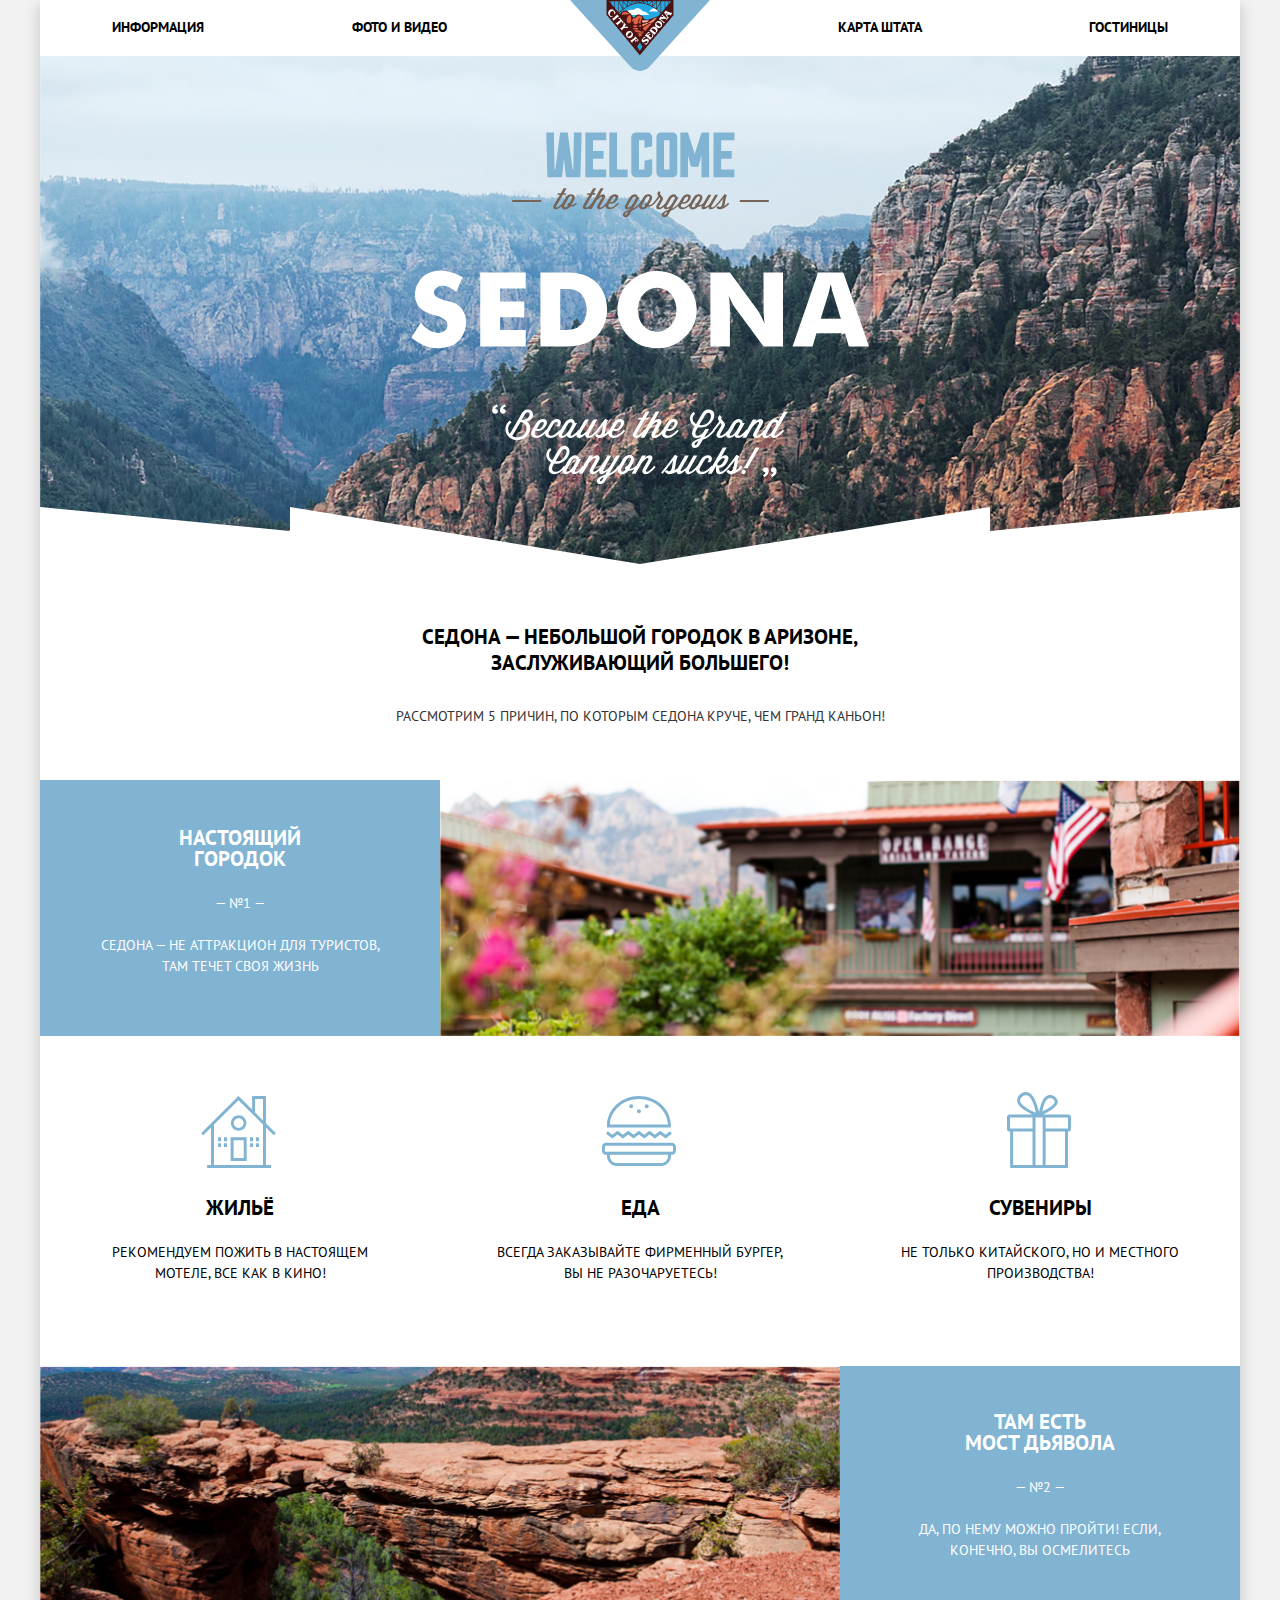
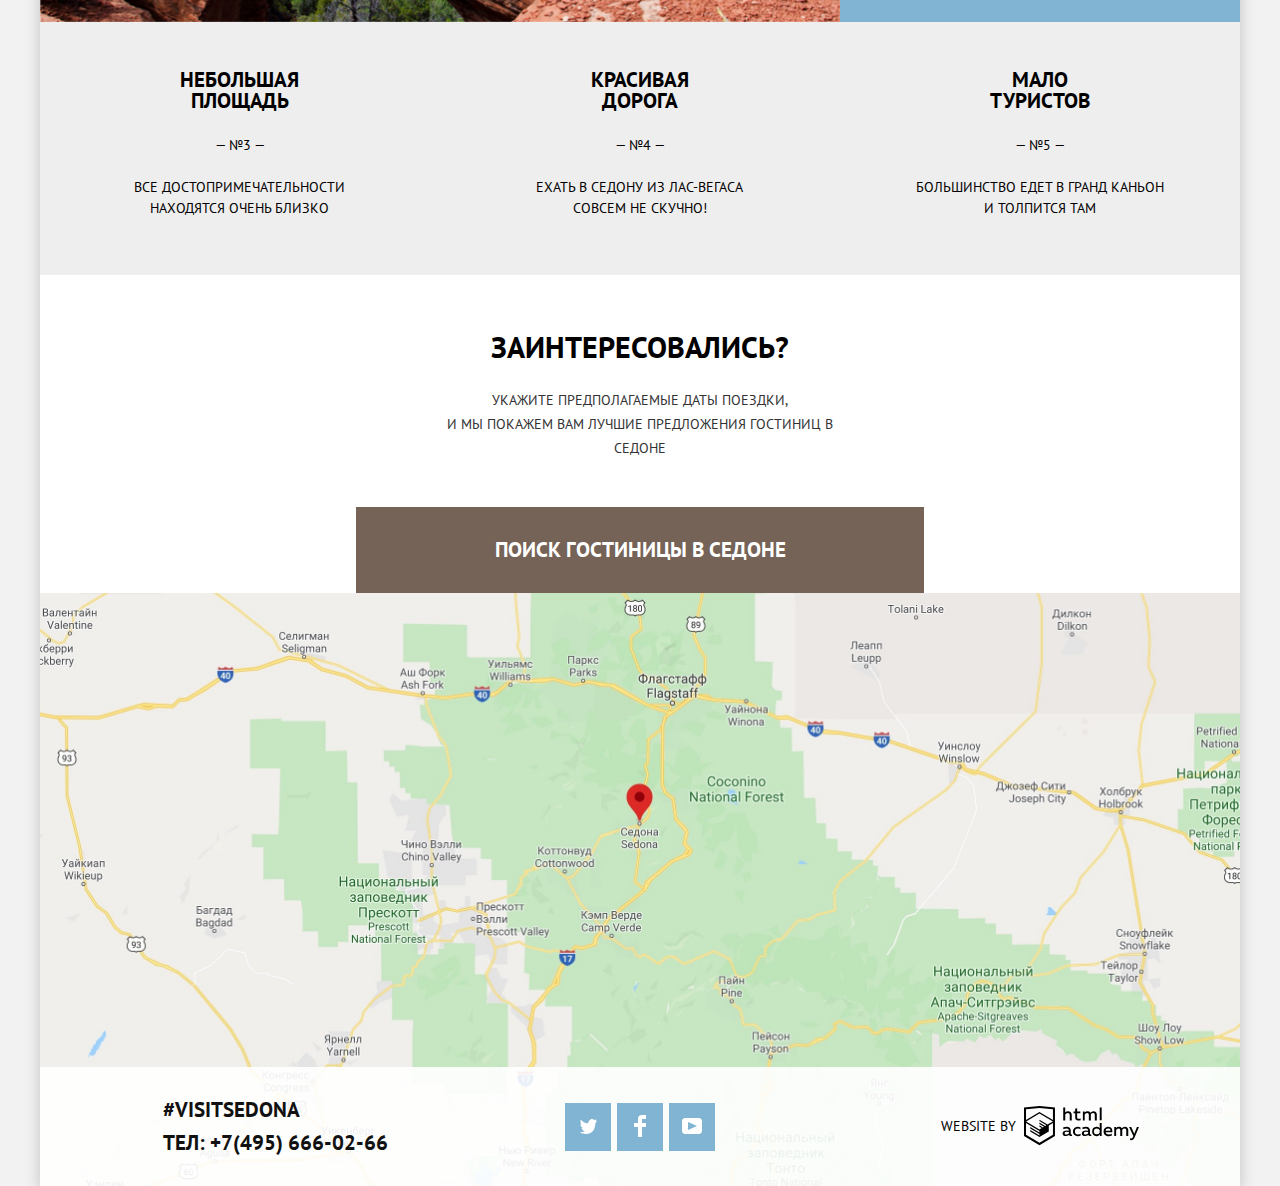
<file: index.html>
<!DOCTYPE html>
<html lang="ru">

<head>
  <meta charset="utf-8">
  <title>HTML Academy: Седона</title>
  <link rel="stylesheet" href="css/normalize.css">
  <link rel="stylesheet" href="css/style.min.css">
</head>

<body>
  <div class="container">

    <!-- МЕНЮ -->

    <header class="main-header">
      <nav class="main-nav">
        <div class="main-nav__menu">
          <ul class="main-nav__list">
            <li class="main-nav__item">
              <a class="main-nav__item-link" href="#">Информация</a>
            </li>
            <li class="main-nav__item">
              <a class="main-nav__item-link" href="#">Фото и видео</a>
            </li>
            <li class="main-nav__item">
              <a class="main-nav__item-link" href="#">Карта штата</a>
            </li>
            <li class="main-nav__item">
              <a class="main-nav__item-link" href="catalog.html">Гостиницы</a>
            </li>
          </ul>
        </div>
        <div class="main-nav__logo logo">
          <a class="main-nav__logo-link logo-link">
            <img class="main-nav__logo-img" src="img/logo.svg" alt="Sedona logo" width="140" height="71">
          </a>
        </div>
      </nav>
    </header>

    <main class="main-page">

      <!-- ОФФЕР -->

      <section class="offer">
        <h1 class="visually-hidden">Седона, штат Аризона</h1>
        <div class="offer-wrapper">
          <img class="offer-img" src="img/welcome.svg" width="459" height="353"
            alt="Wellcome to the gorgeous Sedona. Because the Grand Canyon sucks!">
        </div>
      </section>

      <section class="about">
        <div class="about__info">
          <h2 class="about__info-title">Седона — небольшой городок в Аризоне, зaслуживающий большего!</h2>
          <p class="about__info-text">Рассмотрим 5 причин, по которым Седона круче, чем гранд каньон!</p>
        </div>
      </section>


      <!-- ПРЕИМУЩЕСТВА -->

      <!-- 1 -->

      <section class="advantages  advantages--first">
        <h2 class="visually-hidden">Преимущества Седоны</h2>
        <div class="advantages__info advantages__info--first">
          <h3 class="advantages__info-title advantages__info-title--first">Настоящий городок</h3>
          <span class="advantages__info-number advantages__info-number--first">— №1 —</span>
          <p class="advantages__info-text advantages__info-text--first">
            Седона — не аттракцион для туристов, там течет
            своя жизнь</p>
        </div>
        <div class="advantages__img  advantages__img--first">
          <img class="advantages__img-photo" src="img/feature-picture-1.jpg" width="800" height="256" alt="Седона">
        </div>
      </section>

      <!-- 2 -->

      <section class="features">
        <h2 class="visually-hidden">Особенности Седоны</h2>
        <ul class="features__list">
          <li class="features__item  features__item--house">
            <h3 class="features__item-title">Жильë</h3>
            <p class="features__item-text">Рекомендуем пожить в настоящем мотеле, все как в кино!</p>
          </li>
          <li class="features__item  features__item--food">
            <h3 class="features__item-title">Еда</h3>
            <p class="features__item-text">Всегда заказывайте фирменный бургер, вы не разочаруетесь!</p>
          </li>
          <li class="features__item  features__item--souvenirs">
            <h3 class="features__item-title">Сувениры</h3>
            <p class="features__item-text">Не только китайского, но и местного производства!</p>
          </li>
        </ul>
      </section>

      <!-- 3 -->

      <section class="advantages  advantages--second">
        <h2 class="visually-hidden">Преимущества Седоны</h2>
        <div class="advantages__info advantages__info--second">
          <h3 class="advantages__info-title advantages__info-title--second">Там есть мост дьявола</h3>
          <span class="advantages__info-number advantages__info-number--second">— №2 —</span>
          <p class="advantages__info-text advantages__info-text--second">Да, по нему можно пройти! Если, конечно, вы
            осмелитесь</p>
        </div>
        <div class="advantages__img  advantages__img--second">
          <img class="advantages__img-photo" src="img/feature-picture-2.jpg" width="801" height="256" alt="Седона">
        </div>
      </section>

      <!-- 4 -->

      <section class="reasons">
        <h2 class="visually-hidden">Преимущества Седоны</h2>
        <ul class="reasons__list">
          <li class="reasons__item reasons__item--area">
            <h3 class="reasons__item-title">Небольшая площадь</h3>
            <span class="reasons__item-number">— №3 —</span>
            <p class="reasons__item-text">Все достопримечательности находятся очень близко</p>
          </li>
          <li class="reasons__item reasons__item--road">
            <h3 class="reasons__item-title">Красивая дорога</h3>
            <span class="reasons__item-number">— №4 —</span>
            <p class="reasons__item-text">Ехать в Седону из Лас-Вегаса совсем не скучно!</p>
          </li>
          <li class="reasons__item reasons__item--tourists">
            <h3 class="reasons__item-title">Мало туристов</h3>
            <span class="reasons__item-number">— №5 —</span>
            <p class="reasons__item-text">Большинство едет в Гранд Каньон и толпится там</p>
          </li>
        </ul>
      </section>

      <!-- ПОИСК ГОСТИНИЦЫ -->

      <section class="search">
        <div class="search-wrapper">
          <h2 class="visually-hidden">Поиск гостиницы в Седоне</h2>
          <div class="search__offer">
            <h2 class="search__offer-title">Заинтересовались?</h2>
            <p class="search__offer-text">
              Укажите предполагаемые даты поездки,<br>и мы покажем вам лучшие предложения гостиниц в Седоне
            </p>
          </div>

          <!-- ФОРМА -->

          <div class="search__btn-wrapper">
            <button class="search__btn" type="button">Поиск гостиницы в Седоне</button>
          </div>

          <!-- КАРТА -->

          <div class="search__map">
            <script class="search__map-script" type="text/javascript" charset="utf-8" async
              src="https://api-maps.yandex.ru/services/constructor/1.0/js/?um=constructor%3A79008684a37cb2b7d5f204b493537972636ea721b0b89fa97afac96c146db95f&amp;width=1200&amp;height=593&amp;lang=ru_RU&amp;scroll=true"></script>
          </div>

          <!-- МОДАЛЬНОЕ ОКНО -->

          <div class="search__modal-window">
            <form class="search__modal-form modal-form" action="https://echo.htmlacademy.ru" method="POST">
              <div class="modal-form__arrival">
                <label class="modal-form__arrival-label" for="date-arrival">Дата заезда:</label>
                <div class="modal-form__arrival-wrapper">
                  <input class="modal-form__arrival-input" type="text" id="date-arrival" name="date-arrival"
                    placeholder="24 апреля 2017">
                  <button class="modal-form__arrival-calendar calendar" type="button" name="calendar">
                    <svg class="calendar-icon calendar-icon--arrival" xmlns="http://www.w3.org/2000/svg" width="21"
                      height="22" viewBox="0 0 21 22">
                      <path
                        d="M19.251 2.025h-2.845V.648c0-.381-.294-.689-.656-.689-.363 0-.656.308-.656.689v1.377h-3.938V.648c0-.381-.294-.689-.655-.689-.363 0-.657.308-.657.689v1.377H5.906V.648c0-.381-.294-.689-.656-.689-.363 0-.657.308-.657.689v1.377H1.75C.784 2.025 0 2.847 0 3.862v16.302C0 21.179.784 22 1.75 22h17.501c.966 0 1.749-.821 1.749-1.836V3.862c0-1.015-.783-1.837-1.749-1.837zm.437 18.139a.448.448 0 0 1-.437.459H1.75a.45.45 0 0 1-.438-.459V3.862a.45.45 0 0 1 .438-.459h2.844v1.378c0 .381.294.689.657.689.362 0 .656-.308.656-.689V3.403h3.938v1.378c0 .381.294.689.657.689.361 0 .655-.308.655-.689V3.403h3.938v1.378c0 .381.293.689.656.689.362 0 .656-.308.656-.689V3.403h2.845c.241 0 .437.206.437.459v16.302z" />
                      <path
                        d="M4.594 8.225h2.625v2.066H4.594zM4.594 11.668h2.625v2.067H4.594zM4.594 15.112h2.625v2.066H4.594zM9.188 15.112h2.625v2.066H9.188zM9.188 11.668h2.625v2.067H9.188zM9.188 8.225h2.625v2.066H9.188zM13.781 15.112h2.625v2.066h-2.625zM13.781 11.668h2.625v2.067h-2.625zM13.781 8.225h2.625v2.066h-2.625z" />
                    </svg>
                  </button>
                </div>
              </div>
              <div class="modal-form__departure">
                <label class="modal-form__departure-label" for="date-departure">Дата выезда:</label>
                <div class="modal-form__departure-wrapper">
                  <input class="modal-form__departure-input" type="text" id="date-departure" name="date-departure"
                    placeholder="4 июля 2017">
                  <button class="modal-form__departure-calendar calendar" type="button" name="calendar">
                    <svg class="calendar-icon calendar-icon--departure" xmlns="http://www.w3.org/2000/svg" width="21"
                      height="22" viewBox="0 0 21 22">
                      <path
                        d="M19.251 2.025h-2.845V.648c0-.381-.294-.689-.656-.689-.363 0-.656.308-.656.689v1.377h-3.938V.648c0-.381-.294-.689-.655-.689-.363 0-.657.308-.657.689v1.377H5.906V.648c0-.381-.294-.689-.656-.689-.363 0-.657.308-.657.689v1.377H1.75C.784 2.025 0 2.847 0 3.862v16.302C0 21.179.784 22 1.75 22h17.501c.966 0 1.749-.821 1.749-1.836V3.862c0-1.015-.783-1.837-1.749-1.837zm.437 18.139a.448.448 0 0 1-.437.459H1.75a.45.45 0 0 1-.438-.459V3.862a.45.45 0 0 1 .438-.459h2.844v1.378c0 .381.294.689.657.689.362 0 .656-.308.656-.689V3.403h3.938v1.378c0 .381.294.689.657.689.361 0 .655-.308.655-.689V3.403h3.938v1.378c0 .381.293.689.656.689.362 0 .656-.308.656-.689V3.403h2.845c.241 0 .437.206.437.459v16.302z" />
                      <path
                        d="M4.594 8.225h2.625v2.066H4.594zM4.594 11.668h2.625v2.067H4.594zM4.594 15.112h2.625v2.066H4.594zM9.188 15.112h2.625v2.066H9.188zM9.188 11.668h2.625v2.067H9.188zM9.188 8.225h2.625v2.066H9.188zM13.781 15.112h2.625v2.066h-2.625zM13.781 11.668h2.625v2.067h-2.625zM13.781 8.225h2.625v2.066h-2.625z" />
                    </svg>
                  </button>
                </div>
              </div>
              <div class="modal-form__number-people">
                <div class="modal-form__number-adults adults">
                  <label class="adults__label" for="adults">Взрослые:</label>
                  <div class="adults__btns">
                    <div class="adults__btns-wrapper">
                      <button class="adults__btn adults__btn--low" type="button" aria-label="минус"></button>
                      <input class="adults__btn adults__btn--number" type="text" id="adults" name="adults" value="2">
                      <button class="adults__btn adults__btn--hight" type="button" aria-label="плюс"></button>
                    </div>
                  </div>
                </div>
                <div class="modal-form__number-kids kids">
                  <label class="kids__label" for="adults">Дети:</label>
                  <div class="kids__btns">
                    <div class="kids__btns-wrapper">
                      <button class="kids__btn kids__btn--low" type="button" aria-label="минус"></button>
                      <input class="kids__btn kids__btn--number" type="text" id="kids" name="kids" value="0">
                      <button class="kids__btn kids__btn--hight" type="button" aria-label="плюс"></button>
                    </div>
                  </div>
                </div>
              </div>
              <button class="modal-form__btn" type="submit" name="form-btn">
                Найти
              </button>
            </form>
          </div>
        </div>
      </section>
    </main>

    <!-- ПОДВАЛ -->

    <footer class="main-footer main-footer--first">
      <div class="main-footer__contacts contacts">
        <div class="contacts__left-column">
          <div class="contacts__instagram">
            <a class="contacts__instagram-link" href="#">#VisitSedona</a>
          </div>
          <div class="contacts__phone">
            <a class="contacts__phone-link" href="tel:+74956660266">Тел: +7(495) 666-02-66</a>
          </div>
        </div>
        <div class="contacts__social social">
          <a class="social__link social__link--tw" href="#" target="_blank" title="Наша страница в Twitter"></a>
          <a class="social__link social__link--fb" href="#" target="_blank" title="Наша страница в Facebook"></a>
          <a class="social__link social__link--ytb" href="#" target="_blank" title="Наша страница на YouTube"></a>
        </div>
        <div class="contacts__developer developer">
          <span class="developer__text">Website by</span>
          <a class="developer__link" href="https://htmlacademy.ru/intensive/htmlcss">
            <svg class="developer__link-img" xmlns="http://www.w3.org/2000/svg" width="115" height="41"
              viewBox="0 0 108.08 36.85">
              <title>HTML ACADEMY</title>
              <path
                d="M44.61,26.88a2,2,0,0,0,.55-0.1v1.33a3.25,3.25,0,0,1-1.18.21,1.67,1.67,0,0,1-1.67-1,4.84,4.84,0,0,1-3.14,1.08c-1.51,0-2.91-.83-2.91-2.55,0-2.13,2-2.79,3.71-2.79a11.08,11.08,0,0,1,2.17.25v-0.3c0-1-.76-1.77-2.19-1.77a7.42,7.42,0,0,0-3,.64v-1.7a10.21,10.21,0,0,1,3.19-.55c2.36,0,3.81,1.12,3.81,3.65v3a0.54,0.54,0,0,0,.49.59h0.17Zm-6.44-1.13A1.35,1.35,0,0,0,39.63,27h0.11a3.39,3.39,0,0,0,2.41-1V24.58a9.72,9.72,0,0,0-1.81-.21c-1,0-2.16.33-2.16,1.38h0Zm12.36-6.11a5,5,0,0,1,2.57.64V22a4.08,4.08,0,0,0-2.3-.7,2.75,2.75,0,1,0,0,5.49,5,5,0,0,0,2.43-.64v1.71a6.27,6.27,0,0,1-2.76.57A4.21,4.21,0,0,1,46,24.51q0-.21,0-0.41a4.32,4.32,0,0,1,4.18-4.46h0.38Zm12.17,7.24a2,2,0,0,0,.55-0.1v1.33a3.25,3.25,0,0,1-1.18.21,1.67,1.67,0,0,1-1.67-1,4.84,4.84,0,0,1-3.14,1.08c-1.51,0-2.91-.83-2.91-2.55,0-2.13,2-2.79,3.71-2.79a11.08,11.08,0,0,1,2.17.25v-0.3c0-1-.76-1.77-2.19-1.77a7.42,7.42,0,0,0-3,.64v-1.7a10.21,10.21,0,0,1,3.19-.55c2.36,0,3.81,1.12,3.81,3.65v3a0.54,0.54,0,0,0,.49.59h0.17Zm-6.44-1.13A1.35,1.35,0,0,0,57.73,27h0.11a3.39,3.39,0,0,0,2.41-1V24.58a9.72,9.72,0,0,0-1.81-.21c-1.06,0-2.16.33-2.16,1.38h0ZM73,16V28.2H71.35V26.88a3.88,3.88,0,0,1-3.19,1.54,4.4,4.4,0,0,1,0-8.78,3.81,3.81,0,0,1,3,1.3V16H73Zm-4.53,5.22a2.76,2.76,0,1,0,0,5.52A2.86,2.86,0,0,0,71.15,25V23A2.91,2.91,0,0,0,68.49,21.27ZM79,19.64c3.31,0,4.46,2.68,3.92,5.09H76.7c0.21,1.5,1.67,2.11,3.19,2.11a6.11,6.11,0,0,0,2.64-.59v1.6a7.14,7.14,0,0,1-3,.57C77,28.42,74.78,27,74.78,24a4.18,4.18,0,0,1,4-4.39H79Zm0.09,1.54a2.28,2.28,0,0,0-2.44,2.1v0.06H81.3A2,2,0,0,0,79.13,21.18Zm5.73,7V19.87h1.65v1a3.81,3.81,0,0,1,2.78-1.27A2.86,2.86,0,0,1,91.89,21a4.12,4.12,0,0,1,2.91-1.33A3.06,3.06,0,0,1,98,23V28.2h-1.9V23.05a1.59,1.59,0,0,0-1.42-1.75H94.42a2.8,2.8,0,0,0-2.07,1.12V28.2h-1.9V23.05A1.59,1.59,0,0,0,89,21.31H88.8a3,3,0,0,0-2.21,1.29v5.63H84.86Zm21.31-8.33h1.9l-3.91,9.46c-0.9,2.17-2.09,2.86-3.35,2.86a4.76,4.76,0,0,1-1.1-.14V30.46a2.86,2.86,0,0,0,.85.12c0.9,0,1.58-.64,2.07-1.9l0.17-.42-4-8.4h2l2.86,6.29ZM38.73,1.46V6.22a3.81,3.81,0,0,1,2.7-1.14,3.25,3.25,0,0,1,3.44,3.4v5.15H43V8.72a1.81,1.81,0,0,0-1.61-2h-0.3a2.93,2.93,0,0,0-2.32,1.39v5.52h-1.9V1.46h1.9ZM49.94,2.31v3h3V6.91h-3v3.81c0,1.1.5,1.46,1.58,1.46a4.49,4.49,0,0,0,1.69-.33v1.6A6.8,6.8,0,0,1,51,13.8a2.55,2.55,0,0,1-2.86-2.74V6.89H46.58V5.26h1.5V2.74Zm5.4,11.31V5.28H57v1A3.81,3.81,0,0,1,59.77,5a2.86,2.86,0,0,1,2.6,1.33A4.12,4.12,0,0,1,65.28,5,3.06,3.06,0,0,1,68.44,8.4v5.21h-1.9V8.46a1.59,1.59,0,0,0-1.42-1.75H64.89a2.8,2.8,0,0,0-2.07,1.12v5.78h-1.9V8.46A1.59,1.59,0,0,0,59.5,6.71H59.27A3,3,0,0,0,57.06,8v5.63H55.34ZM71.17,1.45H73V13.6H71.17V1.45ZM14.71,0H14.55L0,1.54V28.21l14.55,8.66,14.55-8.66V1.54Zm12.5,27.1L14.55,34.64,1.9,27.12V16.18l12.59,7.5V25L5.86,19.9v1.31l8.68,5.21v1.39L5.87,22.65V24l8.68,5.21,8.75-5.24V18.31L27.2,16V27.12Zm0-12.53-3.48,2-1.6,1L14.51,13v1.31L21,18.23H21l-0.14.09-1,.54-5.37-3.2V17l4.24,2.52-1,.67-3.2-1.9v1.31l2.1,1.24L14.5,22.1,2,14.65,14.51,7.11Zm0-1.32L14.49,5.76,1.91,13.25v-10L14.56,1.92,27.21,3.25v10h0Z" />
            </svg>
          </a>
        </div>
      </div>
    </footer>
  </div>
  <script class="modal-form__script" src="js/script.min.js"></script>
</body>

</html>
</file>
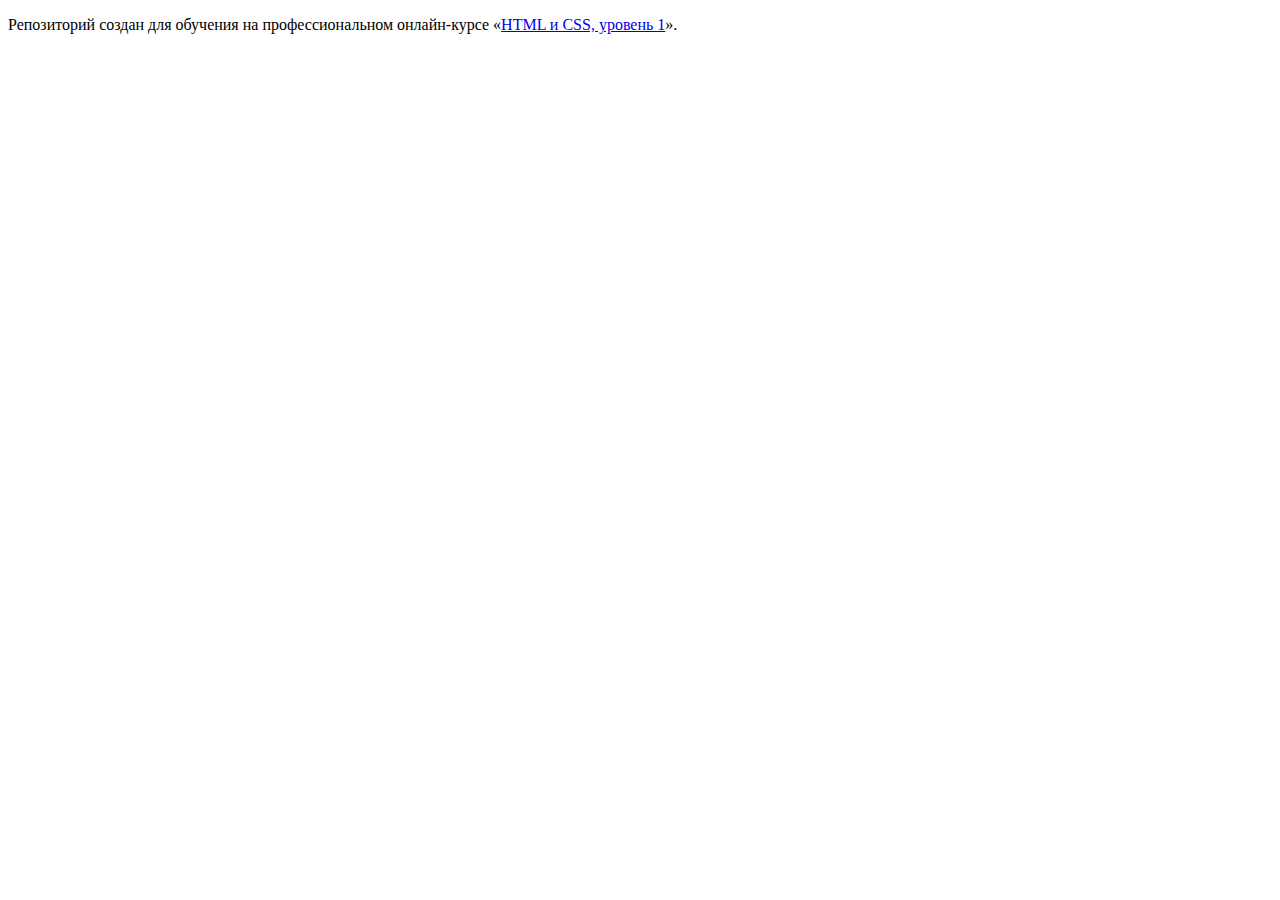
<file: master/index.html>
<!DOCTYPE html>
<html lang="ru">
  <head>
    <meta charset="utf-8">
    <title>HTML Academy: Седона</title>
    <base href="https://htmlacademy-htmlcss.github.io/1247925-sedona-27/master/">
</head>
  <body>

    <p>Репозиторий создан для обучения на профессиональном онлайн‑курсе «<a href="https://htmlacademy.ru/intensive/htmlcss">HTML и CSS, уровень 1</a>».</p>

  </body>
</html>
</file>
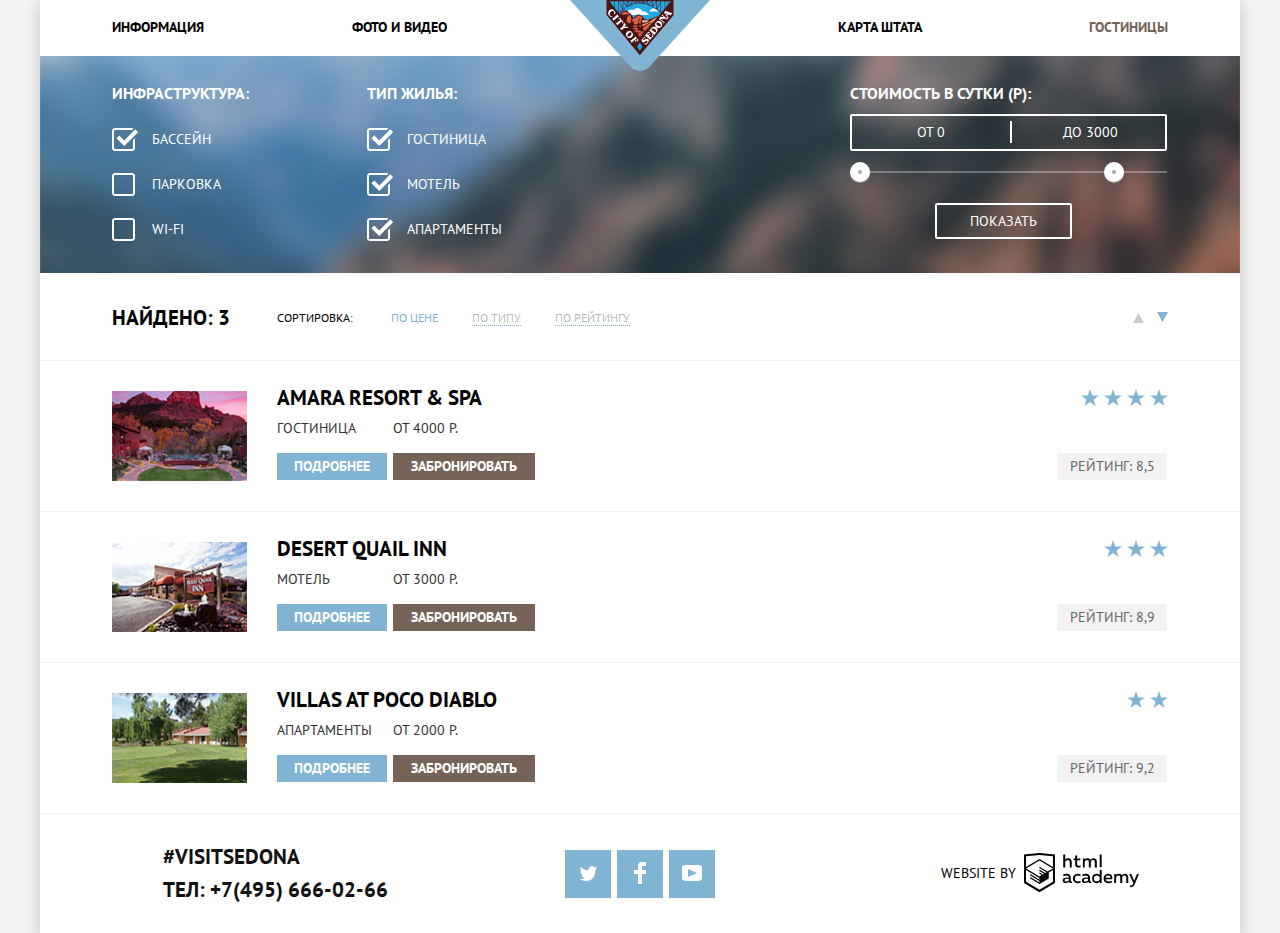
<file: catalog.html>
<!DOCTYPE html>
<html lang="ru">

<head>
  <meta charset="utf-8">
  <title>HTML Academy: Седона</title>
  <link rel="stylesheet" href="css/normalize.css">
  <link rel="stylesheet" href="css/style.min.css">
</head>

<body>
  <div class="container">

    <!-- МЕНЮ -->

    <header class="main-header">
      <nav class="main-nav">
        <div class="main-nav__menu">
          <ul class="main-nav__list">
            <li class="main-nav__item">
              <a class="main-nav__item-link" href="#">Информация</a>
            </li>
            <li class="main-nav__item">
              <a class="main-nav__item-link" href="#">Фото и видео</a>
            </li>
            <li class="main-nav__item">
              <a class="main-nav__item-link" href="#">Карта штата</a>
            </li>
            <li class="main-nav__item">
              <a class="main-nav__item-link main-nav__item-link--active" href="catalog.html" tabindex="-1">Гостиницы</a>
            </li>
          </ul>
        </div>
        <div class="main-nav__logo logo">
          <a class="main-nav__logo-link logo-link" href="index.html" tabindex="1">
            <img class="main-nav__logo-img" src="img/logo.svg" alt="Sedona logo" width="140" height="71">
          </a>
        </div>
      </nav>
    </header>

    <!-- ФИЛЬТРЫ -->

    <section class="filters">
      <h1 class="visually-hidden">Поиск отелей в Седоне</h1>
      <form class="filters__form" action="https://echo.htmlacademy.ru" method="POST">
        <div class="filters__form-wrapper">
          <div class="filters__form-options">
            <fieldset class="filters__form-fieldset">
              <legend class="filters__form-legend">Инфраструктура:</legend>
              <ul class="filters__form-list">
                <li class="filters__form-item form-checkbox">
                  <label class="form-checkbox__label" for="pool">
                    <input class="form-checkbox__input" type="checkbox" id="pool" name="pool" checked>
                    <span class="form-checkbox__check"></span>
                    Бассейн
                  </label>
                </li>
                <li class="filters__form-item form-checkbox">
                  <label class="form-checkbox__label" for="parking">
                    <input class="form-checkbox__input" type="checkbox" id="parking" name="parking">
                    <span class="form-checkbox__check"></span>
                    Парковка
                  </label>
                </li>
                <li class="filters__form-item form-checkbox">
                  <label class="form-checkbox__label" for="wi-fi">
                    <input class="form-checkbox__input" type="checkbox" id="wi-fi" name="wi-fi">
                    <span class="form-checkbox__check"></span>
                    WI-FI
                  </label>
                </li>
              </ul>
            </fieldset>
          </div>
          <div class="filters__form-options">
            <fieldset class="filters__form-fieldset">
              <legend class="filters__form-legend">Тип жилья:</legend>
              <ul class="filters__form-list">
                <li class="filters__form-item form-checkbox">
                  <label class="form-checkbox__label" for="hotel">
                    <input class="form-checkbox__input" type="checkbox" id="hotel" name="hotel" checked>
                    <span class="form-checkbox__check"></span>
                    Гостиница
                  </label>
                </li>
                <li class="filters__form-item form-checkbox">
                  <label class="form-checkbox__label" for="motel">
                    <input class="form-checkbox__input" type="checkbox" id="motel" name="motel" checked>
                    <span class="form-checkbox__check"></span>
                    Мотель
                  </label>
                </li>
                <li class="filters__form-item form-checkbox">
                  <label class="form-checkbox__label" for="apartments">
                    <input class="form-checkbox__input" type="checkbox" id="apartments" name="apartments" checked>
                    <span class="form-checkbox__check"></span>
                    Апартаменты
                  </label>
                </li>
              </ul>
            </fieldset>
          </div>
          <div class="filters__form-price form-price">
            <fieldset class="form-price__fieldset">
              <legend class="form-price__legend">Стоимость в сутки (p):</legend>
              <div class="form-price__value">
                <label class="form-price__label  form-price__label--min">От&nbsp;<input
                    class="form-price__input form-price__input--min" type="text" value="0" name="min-price-input"
                    maxlength="7">
                </label>
                <label class="form-price__label  form-price__label--max">До&nbsp;<input
                    class="form-price__input  form-price__input--max" type="text" value="3000" name="min-price-input"
                    maxlength="7">
                </label>
              </div>
              <div class="form-price__range">
                <div class="form-price__scale">
                  <span class="form-price__scale-value"></span>
                </div>
                <span class="form-price__control  form-price__control--min" tabindex="0" aria-label="минимум"></span>
                <span class="form-price__control form-price__control--max" tabindex="0" aria-label="максимум"></span>
              </div>
            </fieldset>
            <div class="filters__apply">
              <button class="filters__apply-btn" type="submit">Показать</button>
            </div>
          </div>
        </div>
      </form>
    </section>

    <!-- НАЙДЕНЫЕ ГОСТИНИЦЫ -->

    <section class="hotels">
      <div class="hotels__sorting">
        <div class="hotels__sorting-result sorting-result">
          <h2 class="visually-hidden">Сортировка результатов</h2>
          <h3 class="sorting-result__title">Найдено: <span class="sorting-result__total">3</span></h3>
        </div>
        <div class="hotels__sotring-items">
          <span class="hotels__sorting-title">
            Сортировка:
          </span>
          <ul class="hotels__sorting-list">
            <li class="hotels__sorting-item">
              <a class="hotels__sorting-link  hotels__sorting-link--active" href="#">По цене</a>
            </li>
            <li class="hotels__sorting-item">
              <a class="hotels__sorting-link" href="#">По типу</a>
            </li>
            <li class="hotels__sorting-item">
              <a class="hotels__sorting-link" href="#">По рейтингу</a>
            </li>
          </ul>
        </div>
        <div class="hotels__sorting-updown sorting-updown">
          <ul class="sorting-updown__list">
            <li class="sorting-updown__item">
              <a class="sorting-updown__link link-up" href="#" tabindex="0">
                По возрастанию
                <svg class="link-up__img" xmlns="http://www.w3.org/2000/svg" width="11" height="10" viewBox="0 0 11 10">
                  <path d="M5.5 0L0 10h11z" /></svg>
              </a>
            </li>
            <li class="sorting-updown__item">
              <a class="sorting-updown__link link-down" href="#" tabindex="0">
                По убыванию
                <svg class="link-down__img link-down__img--active" xmlns="http://www.w3.org/2000/svg" width="11"
                  height="10" viewBox="0 0 11 10">
                  <path d="M5.5 10L0 0h11" /></svg>
              </a>
            </li>
          </ul>
        </div>
      </div>

      <!-- 1 -->

      <h2 class="visually-hidden">Отели Седоны</h2>
      <ul class="hotels__list">
        <li class="hotels__item">
          <div class="hotels__item-photo hotel-photo">
            <img class="hotel-img" src="img/hotel-picture-1.jpg" width="135" height="90" alt="Amara Resort and Spa">
          </div>
          <div class="hotels__item-description description">
            <h3 class="description__name">
              <a class="description__name-link" href="#">Amara Resort & Spa</a>
            </h3>
            <div class="description__info">
              <span class="description__info-type">Гостиница</span>
              <a class="description__info-btn" href="#">Подробнее</a>
            </div>
            <div class="description__details">
              <span class="description__details-price">от 4000 p.</span>
              <a class="description__details-btn" href="#">Забронировать</a>
            </div>
          </div>
          <div class="hotels__item-rating hotel-rating">
            <div class="hotel-rating__stars stars">
              <span class="stars__item">*</span>
              <span class="stars__item">*</span>
              <span class="stars__item">*</span>
              <span class="stars__item">*</span>
            </div>
            <span class="hotel-rating__title">Рейтинг: 8,5</span>
          </div>
        </li>

        <!-- 2 -->

        <li class="hotels__item">
          <div class="hotels__item-photo hotel-photo">
            <img class="hotel-img" src="img/hotel-picture-2.jpg" width="135" height="90" alt="Desert Quail Inn">
          </div>
          <div class="hotels__item-description description">
            <h3 class="description__name">
              <a class="description__name-link" href="#">Desert Quail Inn</a>
            </h3>
            <div class="description__info">
              <span class="description__info-type">Мотель</span>
              <a class="description__info-btn" href="#">Подробнее</a>
            </div>
            <div class="description__details">
              <span class="description__details-price">от 3000 p.</span>
              <a class="description__details-btn" href="#">Забронировать</a>
            </div>
          </div>

          <div class="hotels__item-rating hotel-rating">
            <div class="hotel-rating__stars stars">
              <span class="stars__item">*</span>
              <span class="stars__item">*</span>
              <span class="stars__item">*</span>
            </div>
            <span class="hotel-rating__title">Рейтинг: 8,9</span>
          </div>
        </li>

        <!-- 3 -->

        <li class="hotels__item">
          <div class="hotels__item-photo hotel-photo">
            <img class="hotel-img" src="img/hotel-picture-3.jpg" width="135" height="90" alt="Villas at Poco Diablo">
          </div>
          <div class="hotels__item-description description">
            <h3 class="description__name">
              <a class="description__name-link" href="#">Villas at Poco Diablo</a>
            </h3>
            <div class="description__info">
              <span class="description__info-type">Апартаменты</span>
              <a class="description__info-btn" href="#">Подробнее</a>
            </div>
            <div class="description__details">
              <span class="description__details-price">от 2000 p.</span>
              <a class="description__details-btn" href="#">Забронировать</a>
            </div>
          </div>

          <div class="hotels__item-rating hotel-rating">
            <div class="hotel-rating__stars stars">
              <span class="stars__item">*</span>
              <span class="stars__item">*</span>
            </div>
            <span class="hotel-rating__title">Рейтинг: 9,2</span>
          </div>
        </li>
      </ul>
    </section>

    <!-- ПОДВАЛ -->

    <footer class="main-footer">
      <div class="main-footer__contacts contacts">
        <div class="contacts__left-column">
          <div class="contacts__instagram">
            <a class="contacts__instagram-link" href="#">#VisitSedona</a>
          </div>
          <div class="contacts__phone">
            <a class="contacts__phone-link" href="tel:+74956660266">Тел: +7(495) 666-02-66</a>
          </div>
        </div>
        <div class="contacts__social social">
          <a class="social__link social__link--tw" href="#" target="_blank" title="Наша страница в Twitter"></a>
          <a class="social__link social__link--fb" href="#" target="_blank" title="Наша страница в Facebook"></a>
          <a class="social__link social__link--ytb" href="#" target="_blank" title="Наша страница на YouTube"></a>
        </div>
        <div class="contacts__developer developer">
          <span class="developer__text">Website by</span>
          <a class="developer__link" href="https://htmlacademy.ru/intensive/htmlcss">
            <svg class="developer__link-img" xmlns="http://www.w3.org/2000/svg" width="115" height="41"
              viewBox="0 0 108.08 36.85">
              <title>logo-htmlacademy-small1</title>
              <path
                d="M44.61,26.88a2,2,0,0,0,.55-0.1v1.33a3.25,3.25,0,0,1-1.18.21,1.67,1.67,0,0,1-1.67-1,4.84,4.84,0,0,1-3.14,1.08c-1.51,0-2.91-.83-2.91-2.55,0-2.13,2-2.79,3.71-2.79a11.08,11.08,0,0,1,2.17.25v-0.3c0-1-.76-1.77-2.19-1.77a7.42,7.42,0,0,0-3,.64v-1.7a10.21,10.21,0,0,1,3.19-.55c2.36,0,3.81,1.12,3.81,3.65v3a0.54,0.54,0,0,0,.49.59h0.17Zm-6.44-1.13A1.35,1.35,0,0,0,39.63,27h0.11a3.39,3.39,0,0,0,2.41-1V24.58a9.72,9.72,0,0,0-1.81-.21c-1,0-2.16.33-2.16,1.38h0Zm12.36-6.11a5,5,0,0,1,2.57.64V22a4.08,4.08,0,0,0-2.3-.7,2.75,2.75,0,1,0,0,5.49,5,5,0,0,0,2.43-.64v1.71a6.27,6.27,0,0,1-2.76.57A4.21,4.21,0,0,1,46,24.51q0-.21,0-0.41a4.32,4.32,0,0,1,4.18-4.46h0.38Zm12.17,7.24a2,2,0,0,0,.55-0.1v1.33a3.25,3.25,0,0,1-1.18.21,1.67,1.67,0,0,1-1.67-1,4.84,4.84,0,0,1-3.14,1.08c-1.51,0-2.91-.83-2.91-2.55,0-2.13,2-2.79,3.71-2.79a11.08,11.08,0,0,1,2.17.25v-0.3c0-1-.76-1.77-2.19-1.77a7.42,7.42,0,0,0-3,.64v-1.7a10.21,10.21,0,0,1,3.19-.55c2.36,0,3.81,1.12,3.81,3.65v3a0.54,0.54,0,0,0,.49.59h0.17Zm-6.44-1.13A1.35,1.35,0,0,0,57.73,27h0.11a3.39,3.39,0,0,0,2.41-1V24.58a9.72,9.72,0,0,0-1.81-.21c-1.06,0-2.16.33-2.16,1.38h0ZM73,16V28.2H71.35V26.88a3.88,3.88,0,0,1-3.19,1.54,4.4,4.4,0,0,1,0-8.78,3.81,3.81,0,0,1,3,1.3V16H73Zm-4.53,5.22a2.76,2.76,0,1,0,0,5.52A2.86,2.86,0,0,0,71.15,25V23A2.91,2.91,0,0,0,68.49,21.27ZM79,19.64c3.31,0,4.46,2.68,3.92,5.09H76.7c0.21,1.5,1.67,2.11,3.19,2.11a6.11,6.11,0,0,0,2.64-.59v1.6a7.14,7.14,0,0,1-3,.57C77,28.42,74.78,27,74.78,24a4.18,4.18,0,0,1,4-4.39H79Zm0.09,1.54a2.28,2.28,0,0,0-2.44,2.1v0.06H81.3A2,2,0,0,0,79.13,21.18Zm5.73,7V19.87h1.65v1a3.81,3.81,0,0,1,2.78-1.27A2.86,2.86,0,0,1,91.89,21a4.12,4.12,0,0,1,2.91-1.33A3.06,3.06,0,0,1,98,23V28.2h-1.9V23.05a1.59,1.59,0,0,0-1.42-1.75H94.42a2.8,2.8,0,0,0-2.07,1.12V28.2h-1.9V23.05A1.59,1.59,0,0,0,89,21.31H88.8a3,3,0,0,0-2.21,1.29v5.63H84.86Zm21.31-8.33h1.9l-3.91,9.46c-0.9,2.17-2.09,2.86-3.35,2.86a4.76,4.76,0,0,1-1.1-.14V30.46a2.86,2.86,0,0,0,.85.12c0.9,0,1.58-.64,2.07-1.9l0.17-.42-4-8.4h2l2.86,6.29ZM38.73,1.46V6.22a3.81,3.81,0,0,1,2.7-1.14,3.25,3.25,0,0,1,3.44,3.4v5.15H43V8.72a1.81,1.81,0,0,0-1.61-2h-0.3a2.93,2.93,0,0,0-2.32,1.39v5.52h-1.9V1.46h1.9ZM49.94,2.31v3h3V6.91h-3v3.81c0,1.1.5,1.46,1.58,1.46a4.49,4.49,0,0,0,1.69-.33v1.6A6.8,6.8,0,0,1,51,13.8a2.55,2.55,0,0,1-2.86-2.74V6.89H46.58V5.26h1.5V2.74Zm5.4,11.31V5.28H57v1A3.81,3.81,0,0,1,59.77,5a2.86,2.86,0,0,1,2.6,1.33A4.12,4.12,0,0,1,65.28,5,3.06,3.06,0,0,1,68.44,8.4v5.21h-1.9V8.46a1.59,1.59,0,0,0-1.42-1.75H64.89a2.8,2.8,0,0,0-2.07,1.12v5.78h-1.9V8.46A1.59,1.59,0,0,0,59.5,6.71H59.27A3,3,0,0,0,57.06,8v5.63H55.34ZM71.17,1.45H73V13.6H71.17V1.45ZM14.71,0H14.55L0,1.54V28.21l14.55,8.66,14.55-8.66V1.54Zm12.5,27.1L14.55,34.64,1.9,27.12V16.18l12.59,7.5V25L5.86,19.9v1.31l8.68,5.21v1.39L5.87,22.65V24l8.68,5.21,8.75-5.24V18.31L27.2,16V27.12Zm0-12.53-3.48,2-1.6,1L14.51,13v1.31L21,18.23H21l-0.14.09-1,.54-5.37-3.2V17l4.24,2.52-1,.67-3.2-1.9v1.31l2.1,1.24L14.5,22.1,2,14.65,14.51,7.11Zm0-1.32L14.49,5.76,1.91,13.25v-10L14.56,1.92,27.21,3.25v10h0Z" />
            </svg>
          </a>
        </div>
      </div>
    </footer>
  </div>
</body>

</html>
</file>
<file: css/style.min.css>
@font-face{font-family:"PT Sans";font-display:swap;src:url(../fonts/ptsans.woff2) format("woff2"),url(../fonts/ptsans.woff) format("woff");font-weight:400;font-style:normal}@font-face{font-family:"PT Sans";font-display:swap;src:url(../fonts/ptsansbold.woff2) format("woff2"),url(../fonts/ptsansbold.woff) format("woff");font-weight:700;font-style:normal}html{-webkit-box-sizing:border-box;box-sizing:border-box;margin:0;padding:0}body{font-family:Pt Sans,Arial,sans-serif;font-size:14px;line-height:21px;font-weight:400;text-transform:uppercase;color:#000;background-color:#f2f2f2}h3{font-size:21px;font-weight:700}.container{position:relative;max-width:1200px;margin:0 auto;background-color:#fff;-webkit-box-shadow:0 5px 15px 0 rgba(0,1,1,.2);box-shadow:0 5px 15px 0 rgba(0,1,1,.2)}.visually-hidden{display:none}.main-nav__list{display:-webkit-box;display:-ms-flexbox;display:flex;list-style:none;margin:0;padding:0 72px}.main-nav__item{width:22.727272728%;padding:14px 0 16px 0;line-height:26px}.main-nav__item:nth-child(3){margin-left:auto;padding-right:6px}.main-nav__item:nth-child(3),.main-nav__item:last-child{text-align:right}.main-nav__item-link{font-weight:700;line-height:26px;text-decoration:none;color:#000}.main-nav__item-link:focus{outline:2px solid #81b3d2;outline-offset:.6em}.main-nav__item-link--active{color:#766357;cursor:auto}.main-nav__item-link:hover:not(.main-nav__item-link--active),.main-nav__item-link:focus:not(.main-nav__item-link--active){color:#81b3d2}.main-nav__item-link:active:not(.main-nav__item-link--active){color:rgba(0,0,0,.3)}.main-nav__logo{position:absolute;top:0;left:50%;-webkit-transform:translateX(-70px);-ms-transform:translateX(-70px);transform:translateX(-70px)}.main-nav__logo-link:focus{outline:2px solid #81b3d2}.offer-wrapper{padding-top:76px;padding-bottom:80px;width:1200px;height:352px;background-color:#e4f1f9;background-image:url(..//img/background-photo.jpg);background-repeat:no-repeat;background-size:cover;background-position:0 -83px}.offer-wrapper::before{content:"";position:absolute;display:block;margin-top:375px;width:1200px;height:59px;background-image:url(..//img/background-bottom-part.svg);background-repeat:no-repeat;background-size:cover}.offer-img{display:block;margin:0 auto}.about{position:relative;text-align:center;background-color:#fff;padding:60px 0 51px}.about__info{max-width:490px;margin:0 auto}.about__info-title{font-size:21px;line-height:26px;font-weight:700;margin:0 0 27px 0}.about__info-text{margin:0;line-height:26px;color:#333}.advantages{display:-webkit-box;display:-ms-flexbox;display:flex;-webkit-box-pack:justify;-ms-flex-pack:justify;justify-content:space-between}.advantages__info{display:-webkit-box;display:-ms-flexbox;display:flex;-webkit-box-orient:vertical;-webkit-box-direction:normal;-ms-flex-direction:column;flex-direction:column;-webkit-box-align:center;-ms-flex-align:center;align-items:center;width:400px;height:256px;background-color:#81b3d2;text-align:center}.advantages__info-title{margin:0;font-weight:700;color:#fff}.advantages__info-title--first{margin-top:47px;max-width:130px}.advantages__info-title--second{margin-top:45px;max-width:150px}.advantages__info-number{color:#fff;margin-top:24px}.advantages__info-text{color:#fff;margin-top:21px}.advantages__info-text--first{max-width:280px}.advantages__info-text--second{max-width:310px}.advantages__info--second{-webkit-box-ordinal-group:2;-ms-flex-order:1;order:1}.advantages__img{max-width:800px;max-height:256px}.features{padding-top:14px;padding-bottom:82px}.features__list{display:-webkit-box;display:-ms-flexbox;display:flex;-ms-flex-pack:distribute;justify-content:space-around;-ms-flex-wrap:wrap;flex-wrap:wrap;text-align:center;padding:0;margin:0}.features__item{max-width:290px;list-style:none}.features__item-title{margin:2px 0 24px 0}.features__item-text{margin:0}.features__item--house{background-image:url(..//img/house-icon-1.svg);background-repeat:no-repeat;background-size:75px 72px;background-position:106px 46px;padding-top:145px;bottom:20px}.features__item--food{background-image:url(..//img/food-icon-2.svg);background-repeat:no-repeat;background-size:74px 70px;background-position:107px 46px;padding-top:145px;bottom:20px}.features__item--souvenirs{background-image:url(..//img/souvenirs-icon-3.svg);background-repeat:no-repeat;background-size:64px 76px;background-position:112px 42px;padding-top:145px;bottom:20px}.reasons{background-color:#eee;padding-top:47px;padding-bottom:64px}.reasons__list{display:-webkit-box;display:-ms-flexbox;display:flex;-ms-flex-pack:distribute;justify-content:space-around;-ms-flex-wrap:wrap;flex-wrap:wrap;text-align:center;list-style:none;padding:0;margin:0}.reasons__item{display:-webkit-box;display:-ms-flexbox;display:flex;-webkit-box-orient:vertical;-webkit-box-direction:normal;-ms-flex-direction:column;flex-direction:column;-webkit-box-align:center;-ms-flex-align:center;align-items:center;text-align:center;width:33.3333%;height:142px}.reasons__item-title{margin:0;max-width:120px}.reasons__item-number{padding-top:24px}.reasons__item-text{padding-top:21px;margin:0;max-width:258px}.search{position:relative}.search__offer{display:-webkit-box;display:-ms-flexbox;display:flex;-webkit-box-orient:vertical;-webkit-box-direction:normal;-ms-flex-direction:column;flex-direction:column;text-align:center;max-width:440px;min-height:100px;padding-top:54px;padding-bottom:47px;margin:0 auto}.search__offer-title{font-size:30px;font-weight:700;line-height:36px;margin:0 0 23px 0}.search__offer-text{line-height:24px;color:#333;margin:0}.search__btn-wrapper{text-align:center}.search__btn{position:relative;background-color:#766357;color:#fff;width:568px;height:86px;font-size:21px;text-transform:uppercase;font-weight:700;line-height:26px;text-align:center;border:none;z-index:2501}.search__btn:hover,.search__btn:focus{background-color:#604e43;cursor:pointer}.search__btn:focus{outline:2px solid #81b3d2;outline-offset:.05em}.search__btn:active{color:rgba(255,255,255,.3);background-color:#503e33}.search__map{width:1200px;height:593px;background-image:url(..//img/background-map.jpg);background-repeat:no-repeat;background-size:cover;background-color:#81b3d2;overflow:hidden}.search__modal-window{position:absolute;width:568px;min-height:395px;left:316px;top:293px;margin:0 auto;background-color:#fff;-webkit-animation-name:animation;animation-name:animation;-webkit-animation-duration:0.5s;animation-duration:0.5s}.search__modal-window--closed{display:none}@-webkit-keyframes animation{0%{-webkit-transform:translateY(-100px);transform:translateY(-100px);opacity:0}75%{-webkit-transform:translateY(30px);transform:translateY(30px);opacity:1}100%{-webkit-transform:translateY(0);transform:translateY(0)}}@keyframes animation{0%{-webkit-transform:translateY(-100px);transform:translateY(-100px);opacity:0}75%{-webkit-transform:translateY(30px);transform:translateY(30px);opacity:1}100%{-webkit-transform:translateY(0);transform:translateY(0)}}.search__modal-window--error{animation:shake 0.6s}@webkit-keyframes shake{0%,100%{transform:translateX(0)}10%,30%,50%,70%,90%{transform:translateX(-10px)}20%,40%,60%,80%{transform:translateX(10px)}}@keyframes shake{0%,100%{transform:translateX(0)}10%,30%,50%,70%,90%{transform:translateX(-10px)}20%,40%,60%,80%{transform:translateX(10px)}}.modal-form{margin-left:55px}.modal-form label[for="date-arrival"],.modal-form label[for="date-departure"]{font-size:14px;line-height:26px;font-weight:700}.modal-form input[type="text"]{background-color:#f2f2f2;border:none;color:#000;font-size:14px;line-height:26px;font-weight:700;text-transform:uppercase}.modal-form input::-webkit-input-placeholder{color:#000}.modal-form input::-moz-placeholder{color:#000}.modal-form input:-ms-input-placeholder{color:#000}.modal-form input::-ms-input-placeholder{color:#000}.modal-form input::placeholder{color:#000}.modal-form input[id="date-arrival"],.modal-form input[id="date-departure"]{padding-left:12px}.modal-form input[id="date-arrival"]:focus,.modal-form input[id="date-departure"]:focus{padding-left:10px}.modal-form input[type="text"]:hover{cursor:pointer;background-color:#ebebeb}.modal-form input[type="text"]:focus{background-color:#fff;border:2px solid #e5e5e5;outline:none;cursor:auto}.modal-form__arrival{position:relative;padding-top:55px}.modal-form__arrival-label{margin-right:21px}.modal-form__arrival-wrapper{position:relative;display:inline;width:100%}.modal-form__arrival-input{width:332px;min-height:38px}.modal-form__arrival-input:focus{width:330px;min-height:34px}.modal-form__departure{padding-top:27px;padding-bottom:29px}.modal-form__departure-label{margin-right:17px}.modal-form__departure-wrapper{position:relative;display:inline;width:100%}.modal-form__departure-input{width:332px;min-height:38px}.modal-form__departure-input:focus{width:330px;min-height:34px}.calendar{position:absolute;display:block;top:-9px;right:1px;width:38px;height:38px;background-color:transparent;padding:0;border:0;cursor:pointer;border:none}.calendar:focus{outline:2px solid #81b3d2;outline-offset:-1px}.calendar-icon--arrival,.calendar-icon--departure{fill:#cacaca}.calendar-icon--arrival:hover,.calendar-icon--departure:hover,.calendar-icon--arrival:focus,.calendar-icon--departure:focus{fill:#000}.calendar-icon--arrival:active,.calendar-icon--departure:active{fill:#81b3d2}.modal-form__arrival-calendar,.modal-form__departure-calendar{border:none}.modal-form__number-people{display:-webkit-box;display:-ms-flexbox;display:flex;padding-bottom:54px}.adults{display:-webkit-box;display:-ms-flexbox;display:flex;-webkit-box-align:center;-ms-flex-align:center;align-items:center}.adults__label,.kids__label{font-weight:700;line-height:26px}.adults__label{margin-right:40px}.kids__label{margin-left:53px;margin-right:26px}.adults__btns-wrapper,.kids__btns-wrapper{display:-webkit-box;display:-ms-flexbox;display:flex}.adults__btn{position:relative;border:none;width:38px;height:38px;background-color:#f2f2f2;cursor:pointer}.adults__btn:focus{outline:2px solid #81b3d2;outline-offset:-2px}.adults__btn--low{z-index:1}.adults__btn--low::before{content:"";position:absolute;width:12px;height:3px;background-color:#a9a9a9;top:18px;left:14px}.adults__btn--low:hover::before,.adults__btn--low:focus::before{background-color:#000}.adults__btn--low:active::before{background-color:#81b3d2}.adults__btn--number{width:38px;height:38px;text-align:center;padding:0}.adults__btns-wrapper input[type="text"]:focus{width:34px;height:34px}.adults__btn--hight::before,.adults__btn--hight::after{content:"";position:absolute;width:12px;height:3px;background-color:#a9a9a9}.adults__btn--hight::before{top:18px;left:13.5px}.adults__btn--hight::after{top:18px;left:13.5px;transform:rotate(90deg)}.adults__btn--hight:hover::before,.adults__btn--hight:focus::before,.adults__btn--hight:hover::after,.adults__btn--hight:focus::after{background-color:#000}.adults__btn--hight:active::before,.adults__btn--hight:active::after{background-color:#81b3d2}.kids{display:-webkit-box;display:-ms-flexbox;display:flex;-webkit-box-align:center;-ms-flex-align:center;align-items:center}.kids__btn{position:relative;border:none;width:38px;height:38px;background-color:#f2f2f2;cursor:pointer}.kids__btn:focus{outline:2px solid #81b3d2;outline-offset:-2px}.kids__btn--low{z-index:1}.kids__btn--low::before{content:"";position:absolute;width:12px;height:3px;background-color:#a9a9a9;top:18px;left:14px}.kids__btn--low:hover::before,.kids__btn--low:focus::before{background-color:#000}.kids__btn--low:active::before{background-color:#81b3d2}.kids__btn--number{width:38px;height:38px;text-align:center;padding:0}.kids__btns-wrapper input[type="text"]:focus{width:34px;height:34px}.kids__btn--hight{border:none;width:38px;height:38px;background-color:#f2f2f2;cursor:pointer}.kids__btn--hight::before,.kids__btn--hight::after{content:"";position:absolute;width:12px;height:3px;background-color:#a9a9a9}.kids__btn--hight::before{top:18px;left:13px}.kids__btn--hight::after{top:18px;left:13px;transform:rotate(90deg)}.kids__btn--hight:hover::after,.kids__btn--hight:focus::after,.kids__btn--hight:hover::before,.kids__btn--hight:focus::before{background-color:#000}.kids__btn--hight:active::after,.kids__btn--hight:active::before{background-color:#81b3d2}.modal-form__btn{display:block;min-width:458px;height:58px;font-size:21px;font-weight:700;line-height:26px;color:#fff;padding:0;text-transform:uppercase;background-color:#81b3d2;text-align:center;border:none}.modal-form__btn:focus{outline:2px solid #81b3d2;outline-offset:.05em}.modal-form__btn:hover,.modal-form__btn:focus{background-color:#669ec0;cursor:pointer}.modal-form__btn:active{color:rgba(255,255,255,.3);background-color:#5496bd}.main-footer{background-color:#fff}.main-footer--first{position:absolute;left:0;right:0;bottom:0;background-color:rgba(255,255,255,.9)}.contacts{position:relative;display:-webkit-box;display:-ms-flexbox;display:flex;-webkit-box-pack:justify;-ms-flex-pack:justify;justify-content:space-between;-webkit-box-align:center;-ms-flex-align:center;align-items:center;padding-top:30px;padding-bottom:30px}.contacts:first-child{margin-left:123px}.contacts:last-child{margin-right:101px}.contacts a{color:#111;font-size:21px;font-weight:700;line-height:26px;text-decoration:none}.contacts__phone{margin-top:7px}.contacts__instagram-link:focus,.contacts__phone-link:focus{outline:2px solid #81b3d2;outline-offset:.16em}.social{display:-webkit-box;display:-ms-flexbox;display:flex;max-width:150px;margin-right:50px}.social__link{position:relative;width:46px;height:48px;text-align:center;background-color:#81b3d2}.social__link:nth-child(2){margin-right:6px;margin-left:6px}.social__link:focus{outline:2px solid #81b3d2;outline-offset:.05em}.social__link:hover,.social__link:focus{background-color:#669ec0}.social__link:active{background-color:#5496bd}.social__link--tw::before{content:"";position:absolute;width:17px;height:15px;background-image:url(..//img/tw-icon.svg);background-repeat:no-repeat;top:16px;left:15px}.social__link--fb::before{content:"";position:absolute;width:12px;height:22px;background-image:url(..//img/fb-icon.svg);background-repeat:no-repeat;top:12px;left:17px}.social__link--ytb::before{content:"";position:absolute;width:20px;height:16px;background-image:url(..//img/youtube-icon.svg);background-repeat:no-repeat;top:15.5px;left:13px}.social__link--tw:active::before,.social__link--fb:active::before,.social__link--ytb:active::before{opacity:.3}.developer{display:-webkit-box;display:-ms-flexbox;display:flex;-webkit-box-align:center;-ms-flex-align:center;align-items:center}.developer__text{display:block;margin-right:8px}.developer__link{margin-top:3px}.developer__link:focus{fill:#81b3d2;outline:2px solid #81b3d2;outline-offset:.12em}.developer__link-img:hover,.developer__link-img:focus{fill:#81b3d2}.developer__link-img:active{fill:#bdbbbc}.filters__form-wrapper{display:-webkit-box;display:-ms-flexbox;display:flex;-webkit-box-pack:justify;-ms-flex-pack:justify;justify-content:space-between;min-height:190px;background-color:#d1e3ed;background-image:url(..//img/filter-background.jpg);background-repeat:no-repeat;background-size:cover;background-position:0 -300px;padding-top:27px;padding-left:72px;padding-right:73px}.filters__form-options:nth-child(2){margin-right:auto;margin-left:118px}.filters__form-fieldset{border:none;padding:0;margin:0}.filters__form-legend{font-size:16px;font-weight:700;color:#fff;margin-bottom:25px}.filters__form-list{list-style:none;padding:0;margin:0}.filters__form-item{padding:0}.filters__form-item:nth-child(2),.filters__form-item:last-child{margin-top:23px}.form-checkbox__label{position:relative;display:block;padding-left:40px;color:#fff;cursor:pointer}.form-checkbox__label:first-child{bottom:1px}.form-checkbox__label:first-child{bottom:1px}.form-checkbox__label:last-child{padding-top:1px}.form-checkbox__input{position:absolute;width:1px;height:1px;border:0;padding:0;white-space:nowrap;-webkit-clip-path:inset(100%);clip-path:inset(100%);clip:rect(0 0 0 0);overflow:hidden}.form-checkbox__input:focus + .form-checkbox__check{outline:2px solid #81b3d2;outline-offset:.3em}input[type="checkbox"] + .form-checkbox__check{position:absolute;top:0;left:0;width:27px;height:23px;background-image:url(..//img/checkbox-off.svg);background-repeat:no-repeat;cursor:pointer}input[type="checkbox"]:checked + .form-checkbox__check{background-image:url(..//img/checkbox-on.svg);background-repeat:no-repeat}input[type="checkbox"]:disabled + .form-checkbox__check{background-image:url(..//img/checkbox-off-disabled.svg)}input[type="checkbox"]:checked:disabled + .form-checkbox__check{background-image:url(..//img/checkbox-on-disabled.svg)}.form-price{min-width:317px}.form-price__fieldset{border:none;padding:0;margin:0}.form-price__legend{font-size:16px;font-weight:700;color:#fff;margin-bottom:10px}.form-price__value{position:relative;display:-webkit-box;display:-ms-flexbox;display:flex;padding-top:4px;padding-bottom:6px;border:2px solid #fff;border-radius:2px}.form-price__label{color:#fff}.form-price__label--min{margin-left:65px}.form-price__label--max{margin-left:61px}.form-price__label--max:before{content:"";position:absolute;top:5px;left:158px;width:2px;height:22px;background-color:#fff}.form-price__input{background-color:transparent;padding:0;margin:0;margin-top:4px;border:none;color:#fff;width:65px}.form-price__input:focus{outline:2px solid #81b3d2;outline-offset:.1em}.form-price__range{position:relative;margin-top:20px}.form-price__scale{position:relative;height:2px;background-color:rgba(255,255,255,.3)}.form-price__scale-value{position:absolute;height:100%;background-color:#fff}.form-price__control{font-size:0}.form-price__control:hover::before,.form-price__control:focus::before,.form-price__control:hover::after,.form-price__control:focus::after{-webkit-transform:scale(1.1);-ms-transform:scale(1.1);transform:scale(1.1)}.form-price__control--min::before{content:"";position:absolute;width:4px;height:4px;background-color:#a9a9a9;border:8px solid #fff;border-radius:50%;-webkit-box-shadow:0 1px 1px 0 rgba(169,169,169,.8);box-shadow:0 1px 1px 0 rgba(169,169,169,.8);top:-9px;left:0;cursor:pointer}.form-price__control--max::before{content:"";position:absolute;width:4px;height:4px;background-color:#a9a9a9;border:8px solid #fff;border-radius:50%;-webkit-box-shadow:0 1px .5px 0 rgba(169,169,169,.8);box-shadow:0 1px .5px 0 rgba(169,169,169,.8);top:-9px;left:80%;cursor:pointer}.form-price__control--min:focus::before,.form-price__control--max:focus::before{outline:2px solid #81b3d2}.filters__apply-btn{display:block;width:137px;height:36px;color:#fff;text-transform:uppercase;text-align:center;background-color:transparent;border:2px solid #fff;border-radius:2px;cursor:pointer;-webkit-transform:translateX(85px) translateY(30px);-ms-transform:translateX(85px) translateY(30px);transform:translateX(85px) translateY(30px)}.filters__apply-btn:hover{color:#000;background-color:#fff}.filters__apply-btn:focus{outline:2px solid #81b3d2;outline-offset:.08em}.filters__apply-btn:active{color:#000;background-color:#fff}.hotels__sorting{display:-webkit-box;display:-ms-flexbox;display:flex;-webkit-box-orient:horizontal;-webkit-box-direction:normal;-ms-flex-direction:row;flex-direction:row;-webkit-box-align:center;-ms-flex-align:center;align-items:center;padding:11px 72px 8px 72px}.sorting-result__title{font-size:21px;line-height:26px;font-weight:700;color:#000;min-width:135px;margin-right:30px}.hotels__sotring-items{display:-webkit-box;display:-ms-flexbox;display:flex}.hotels__sorting-title{margin-right:38px;font-size:12px;line-height:18px}.hotels__sorting-list{display:-webkit-box;display:-ms-flexbox;display:flex;margin:0;padding:0;list-style:none;font-size:12px;line-height:18px;color:#000}.hotels__sorting-link{font-size:12px;line-height:18px;text-decoration:none;color:rgba(0,0,0,.3);border-bottom:1px dotted #81b3d2}.hotels__sorting-link:focus{outline:2px solid #81b3d2;outline-offset:.5em}.hotels__sorting-link:hover,.hotels__sorting-link:focus{color:#81b3d2;border-bottom:1px dotted #81b3d2}.hotels__sorting-link:active{color:#000;border-bottom:none}.hotels__sorting-link--active{color:#81b3d2;border-bottom:none}.hotels__sorting-item + .hotels__sorting-item{margin-left:34px}.hotels__sorting-updown{margin-left:auto}.sorting-updown__list{display:-webkit-box;display:-ms-flexbox;display:flex;margin:0;padding:0;list-style:none}.sorting-updown__link{width:11px;height:10px;font-size:0;display:inline-block;vertical-align:middle}.sorting-updown__link:focus{outline:2px solid #81b3d2;outline-offset:3px}.link-up{padding-bottom:3px}.link-down{margin-left:13px;padding-bottom:5px}.link-up__img,.link-down__img{fill:#cacaca}.link-up__img:hover,.link-up__img:focus,.link-down__img:hover,.link-down__img:focus{fill:#231f20}.link-up__img:active,.link-down__img:active{fill:#81b3d2}.link-down__img--active{fill:#81b3d2}.hotels__list{margin:0;padding:0}.hotels__item{display:-webkit-box;display:-ms-flexbox;display:flex;-webkit-box-pack:justify;-ms-flex-pack:justify;justify-content:space-between;padding-top:30px;padding-bottom:30px;border-top:1px solid #f2f2f2}.hotels__item:last-child{border-bottom:1px solid #f2f2f2}.hotels__item-photo{width:135px;height:90px;padding-right:30px;margin-left:72px}.hotels__item-description{margin-right:auto}.hotels__item-description a{text-decoration:none}.description__name{margin-top:-6px;margin-bottom:0;line-height:26px}.description__name-link{color:#000;line-height:26px}.description__name-link:focus{outline:2px solid #81b3d2;outline-offset:.15em}.description__name-link:hover,.description__name-link:focus{color:#81b3d2}.description__name-link:active{color:rgba(0,0,0,.3)}.description__info{display:inline-block;vertical-align:bottom;margin-top:7px}.description__info-type{color:#333}.description__info-btn{display:block;width:110px;height:27px;color:#fff;font-weight:700;line-height:27px;background-color:#81b3d2;text-align:center;margin-top:14px}.description__info-btn:focus{outline:2px solid #81b3d2;outline-offset:.08em}.description__info-btn:hover,.description__info-btn:focus{background-color:#669ec0}.description__info-btn:active{color:rgba(255,255,255,.3);background-color:#5496bd}.description__details{display:inline-block;vertical-align:bottom}.description__details-price{display:block;color:#333;padding-left:2px}.description__details-btn{display:block;width:142px;height:27px;color:#fff;font-weight:700;line-height:27px;background-color:#766357;text-align:center;margin-top:14px;margin-left:2px}.description__details-btn:focus{outline:2px solid #81b3d2;outline-offset:.08em}.description__details-btn:hover,.description__details-btn:focus{background-color:#604e43}.description__details-btn:active{color:rgba(255,255,255,.3);background-color:#503e33}.hotels__item-rating{margin-right:73px;display:-webkit-box;display:-ms-flexbox;display:flex;-webkit-box-orient:vertical;-webkit-box-direction:normal;-ms-flex-direction:column;flex-direction:column;-webkit-box-align:end;-ms-flex-align:end;align-items:flex-end}.hotel-rating__stars{display:-webkit-box;display:-ms-flexbox;display:flex}.stars{margin-right:-1px;margin-top:-2px}.stars__item{position:relative;display:block;font-size:0;width:18px;height:17px;background-image:url(..//img/star.svg);background-repeat:no-repeat;background-size:cover;margin-left:5px}.hotel-rating__title{display:block;width:110px;height:27px;font-size:14px;color:#666;background-color:#f2f2f2;text-align:center;line-height:27px;margin-top:47px}
</file>
